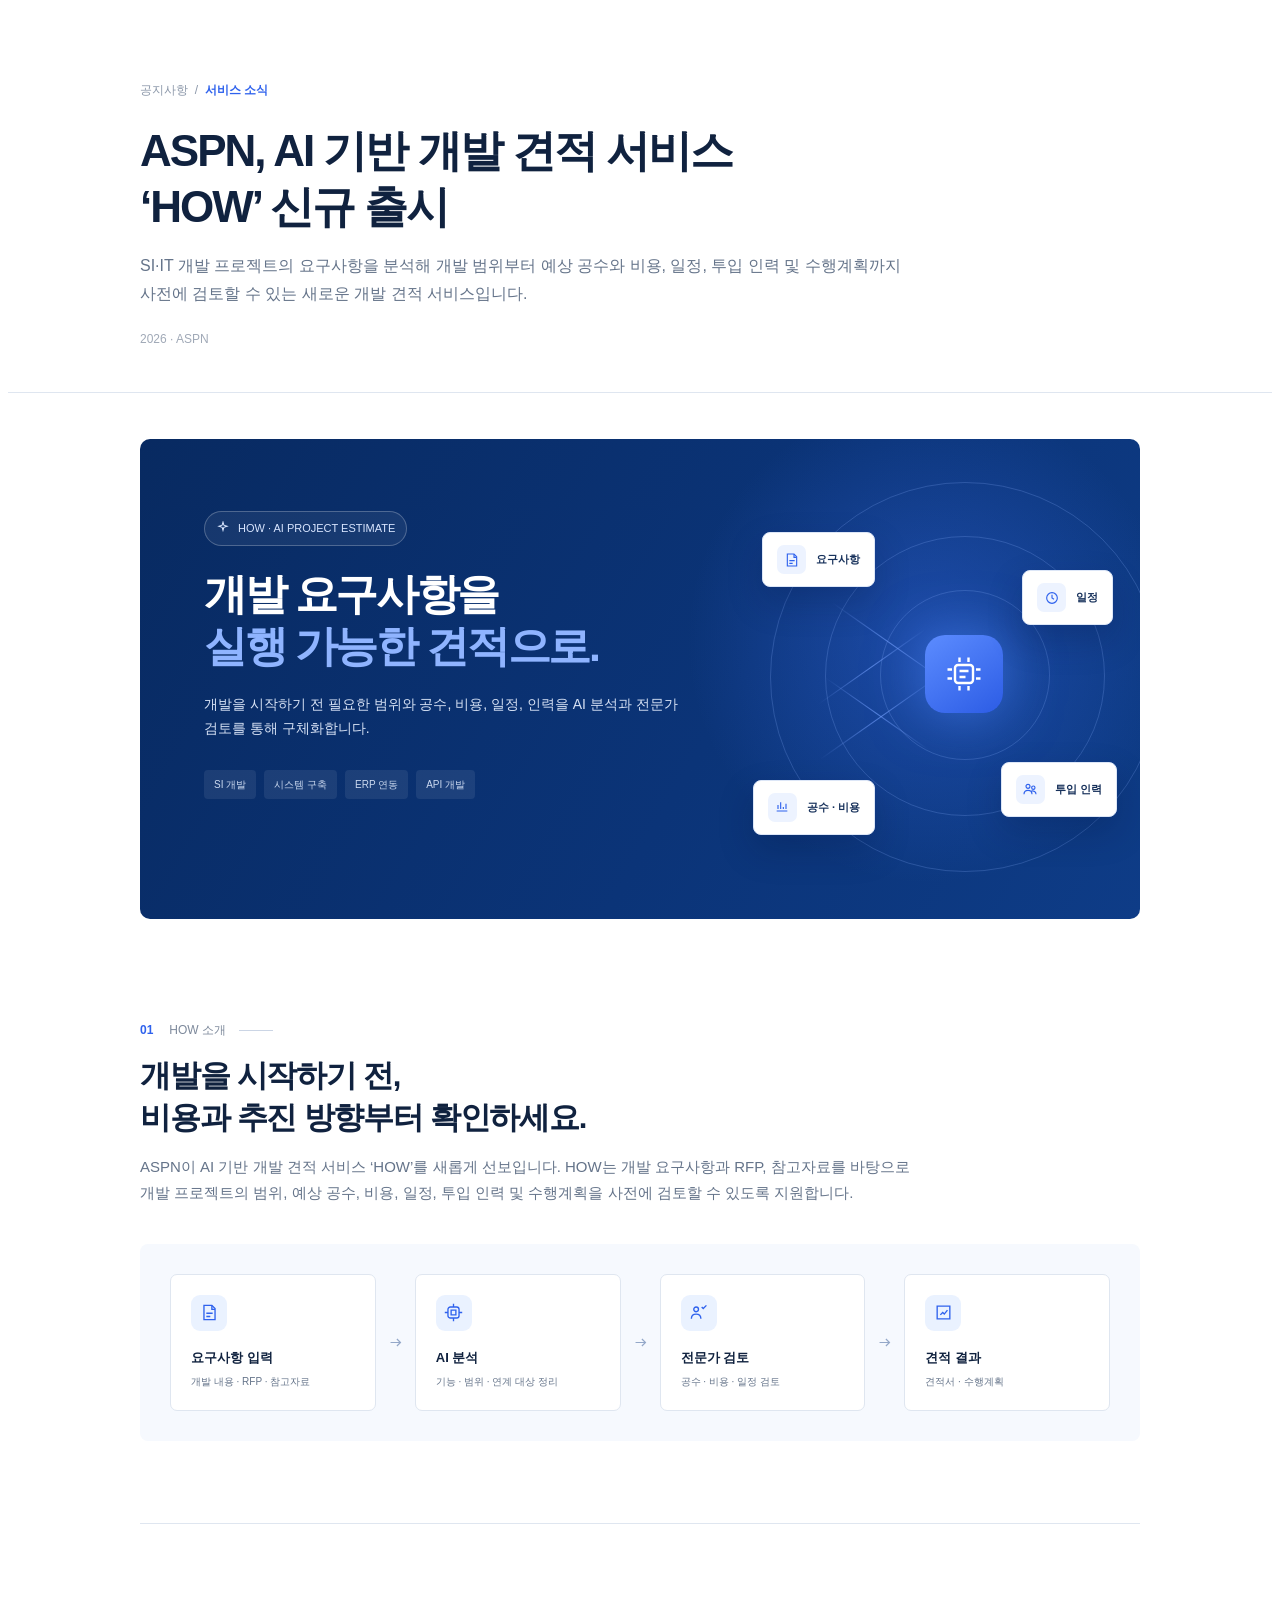
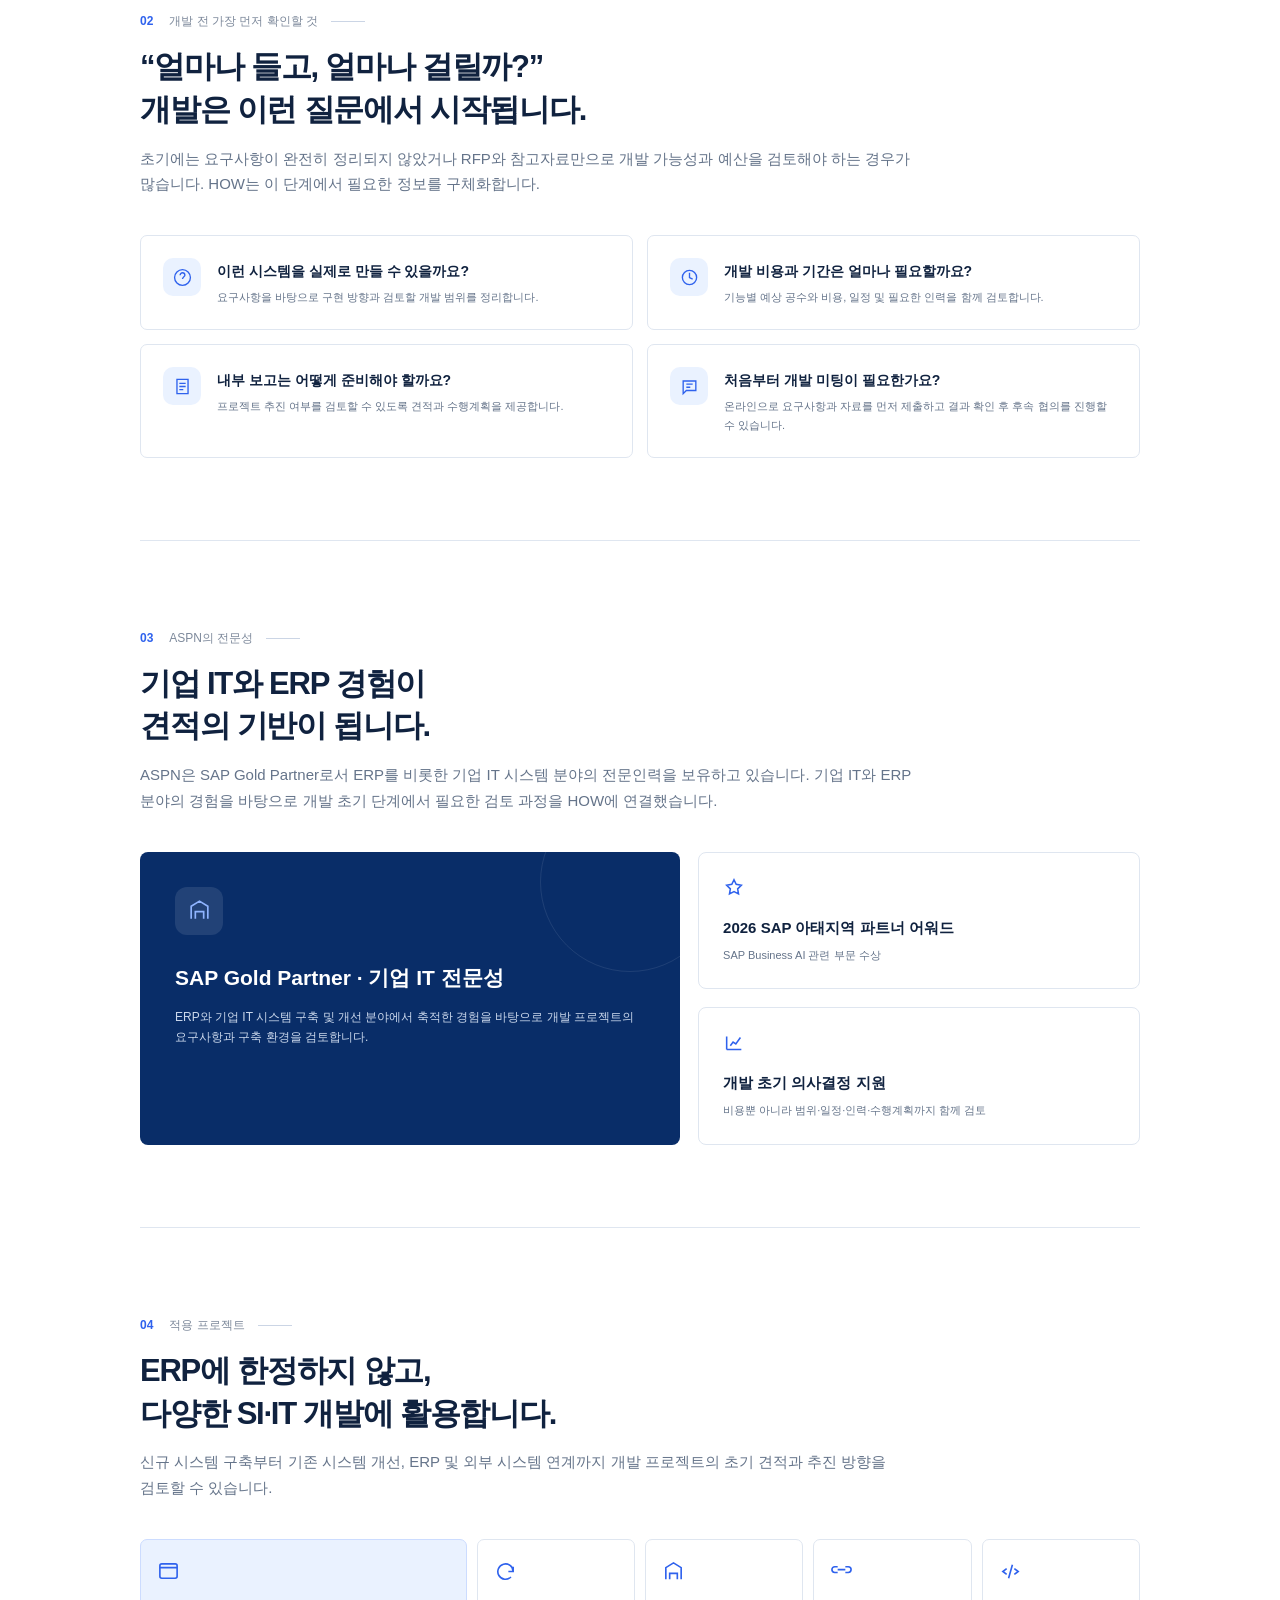
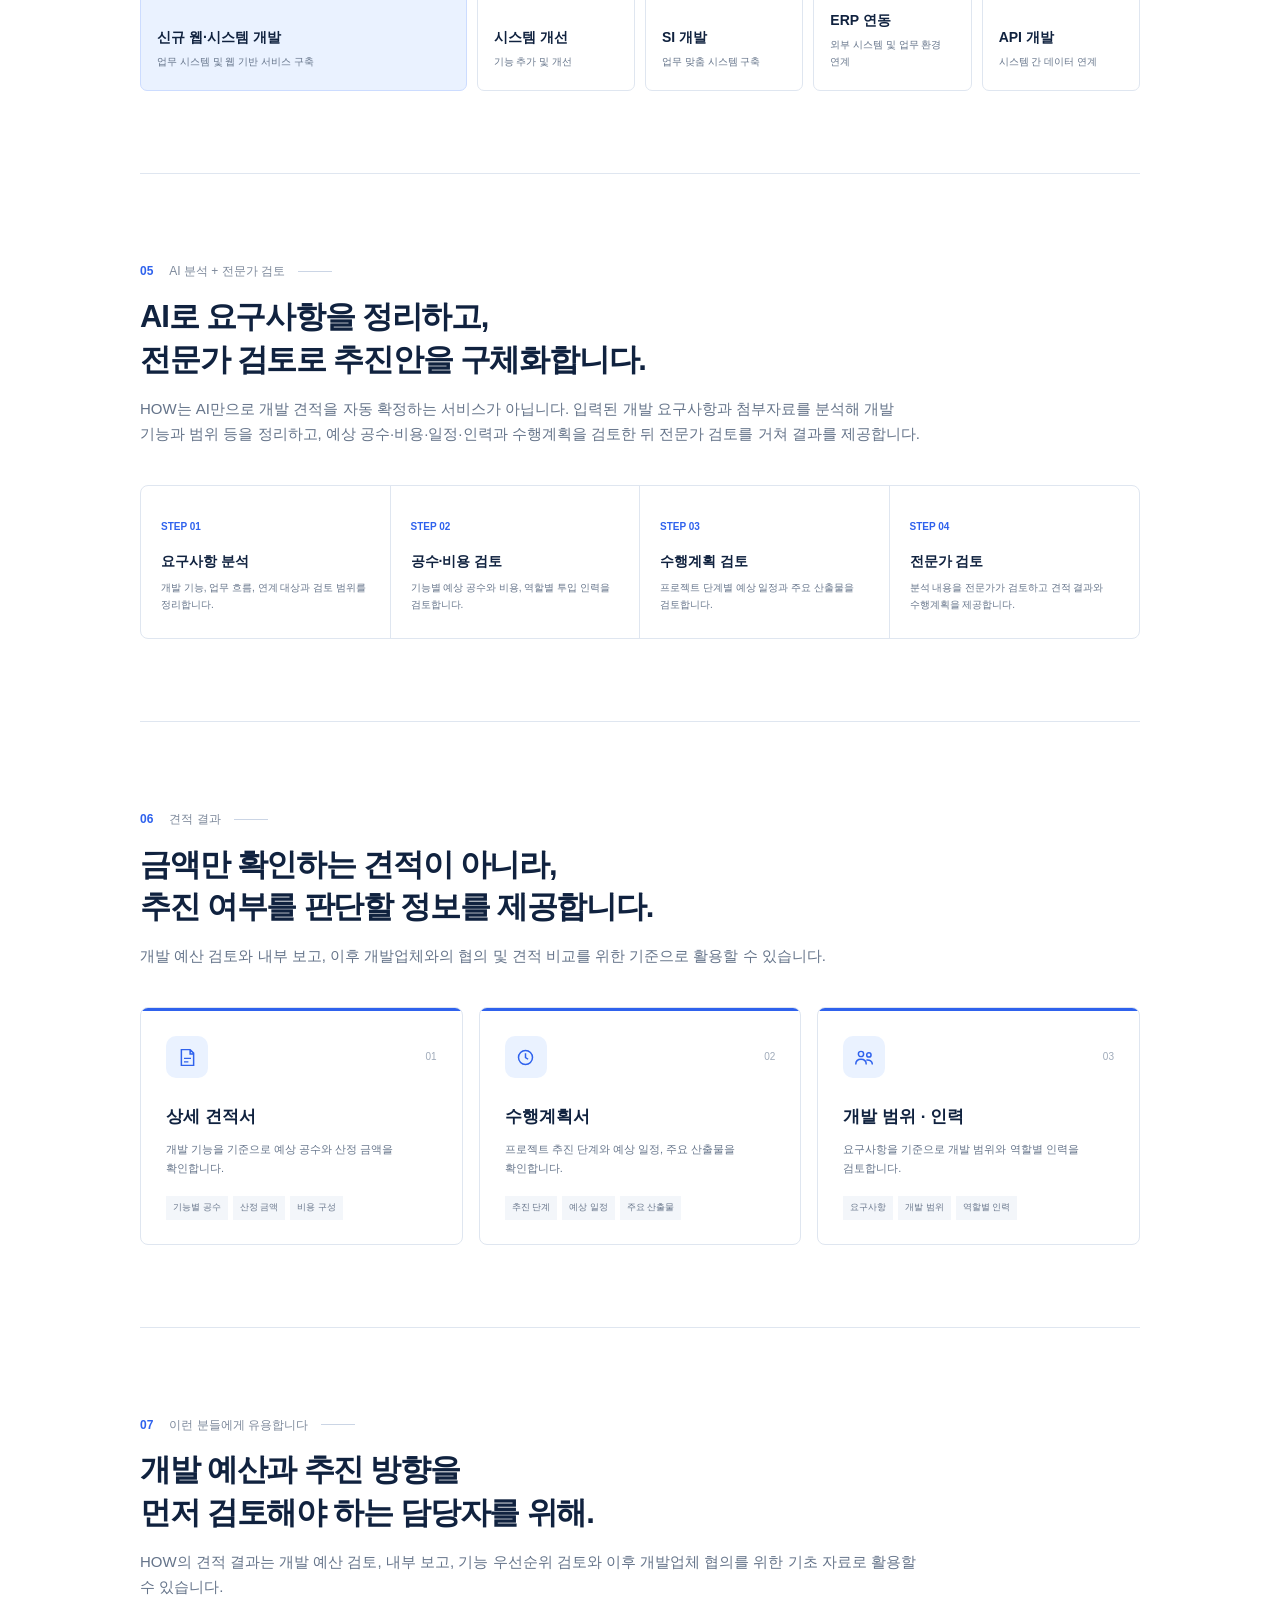
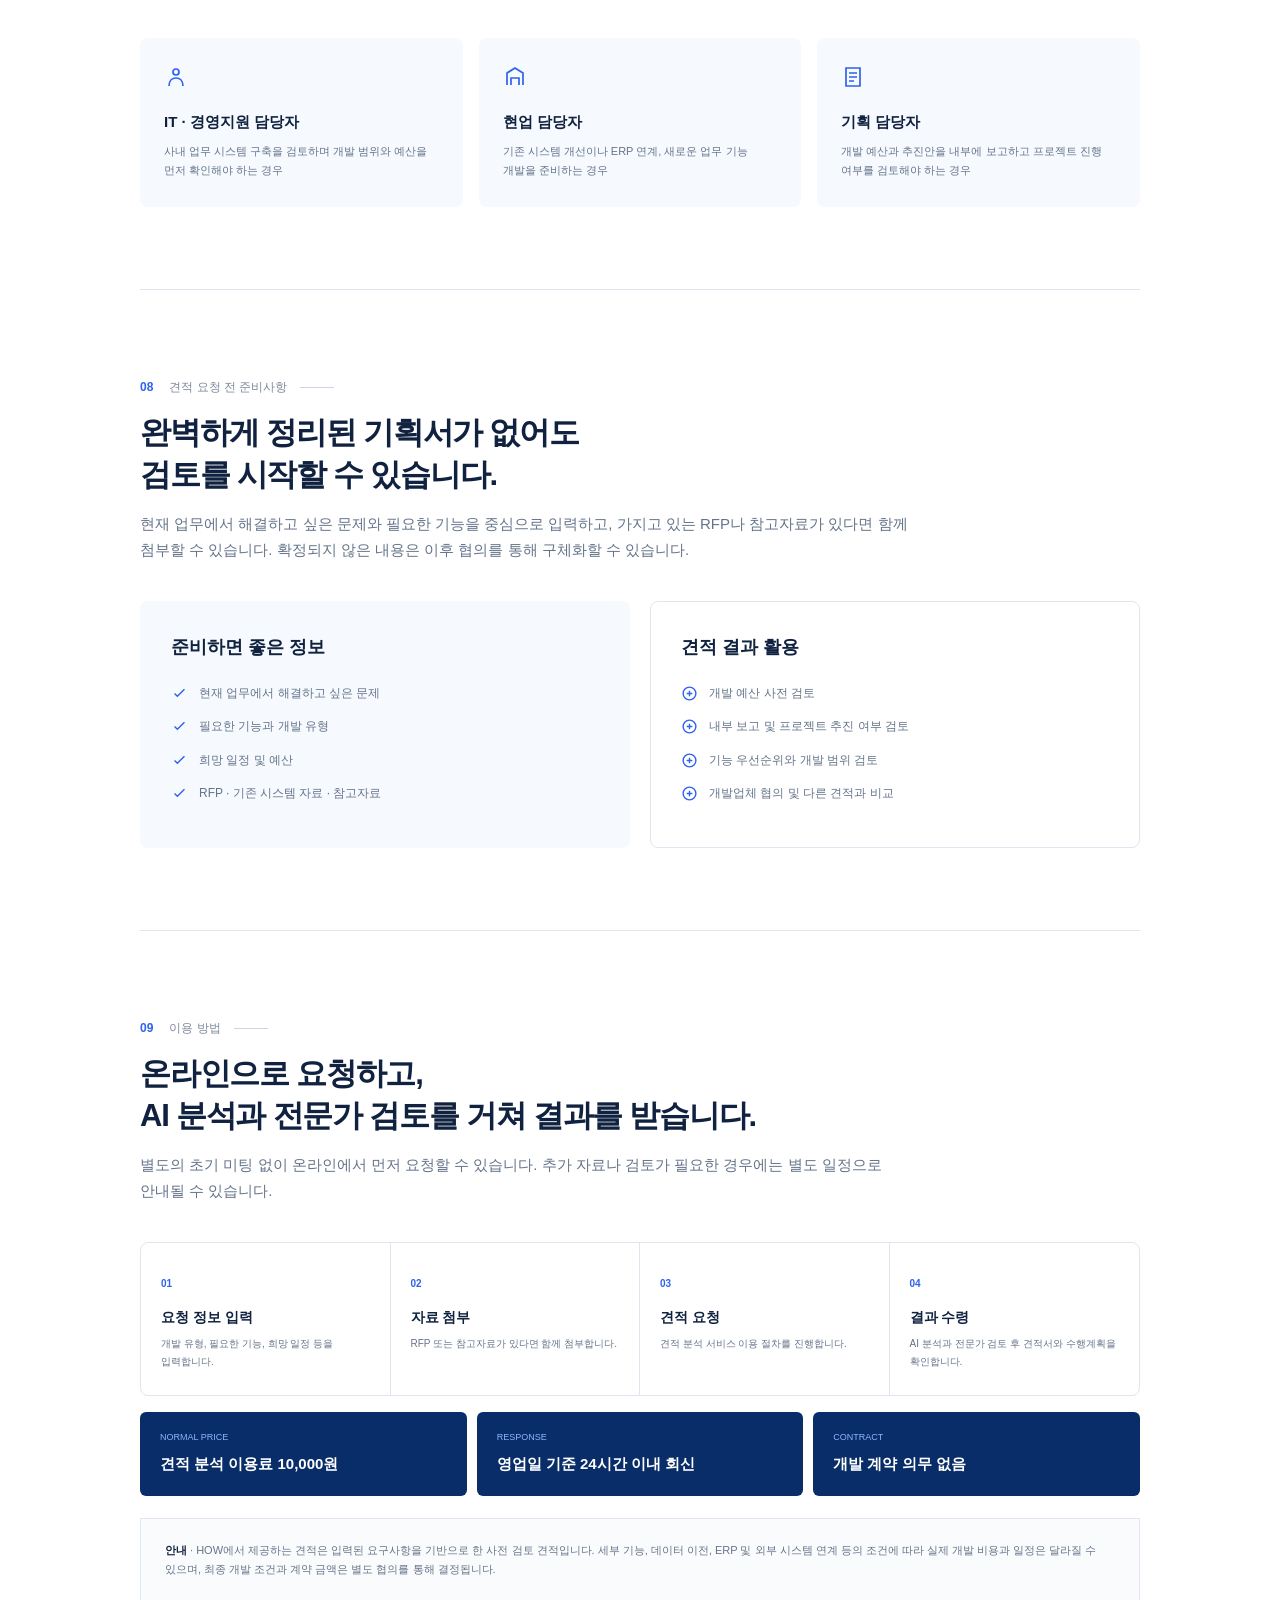
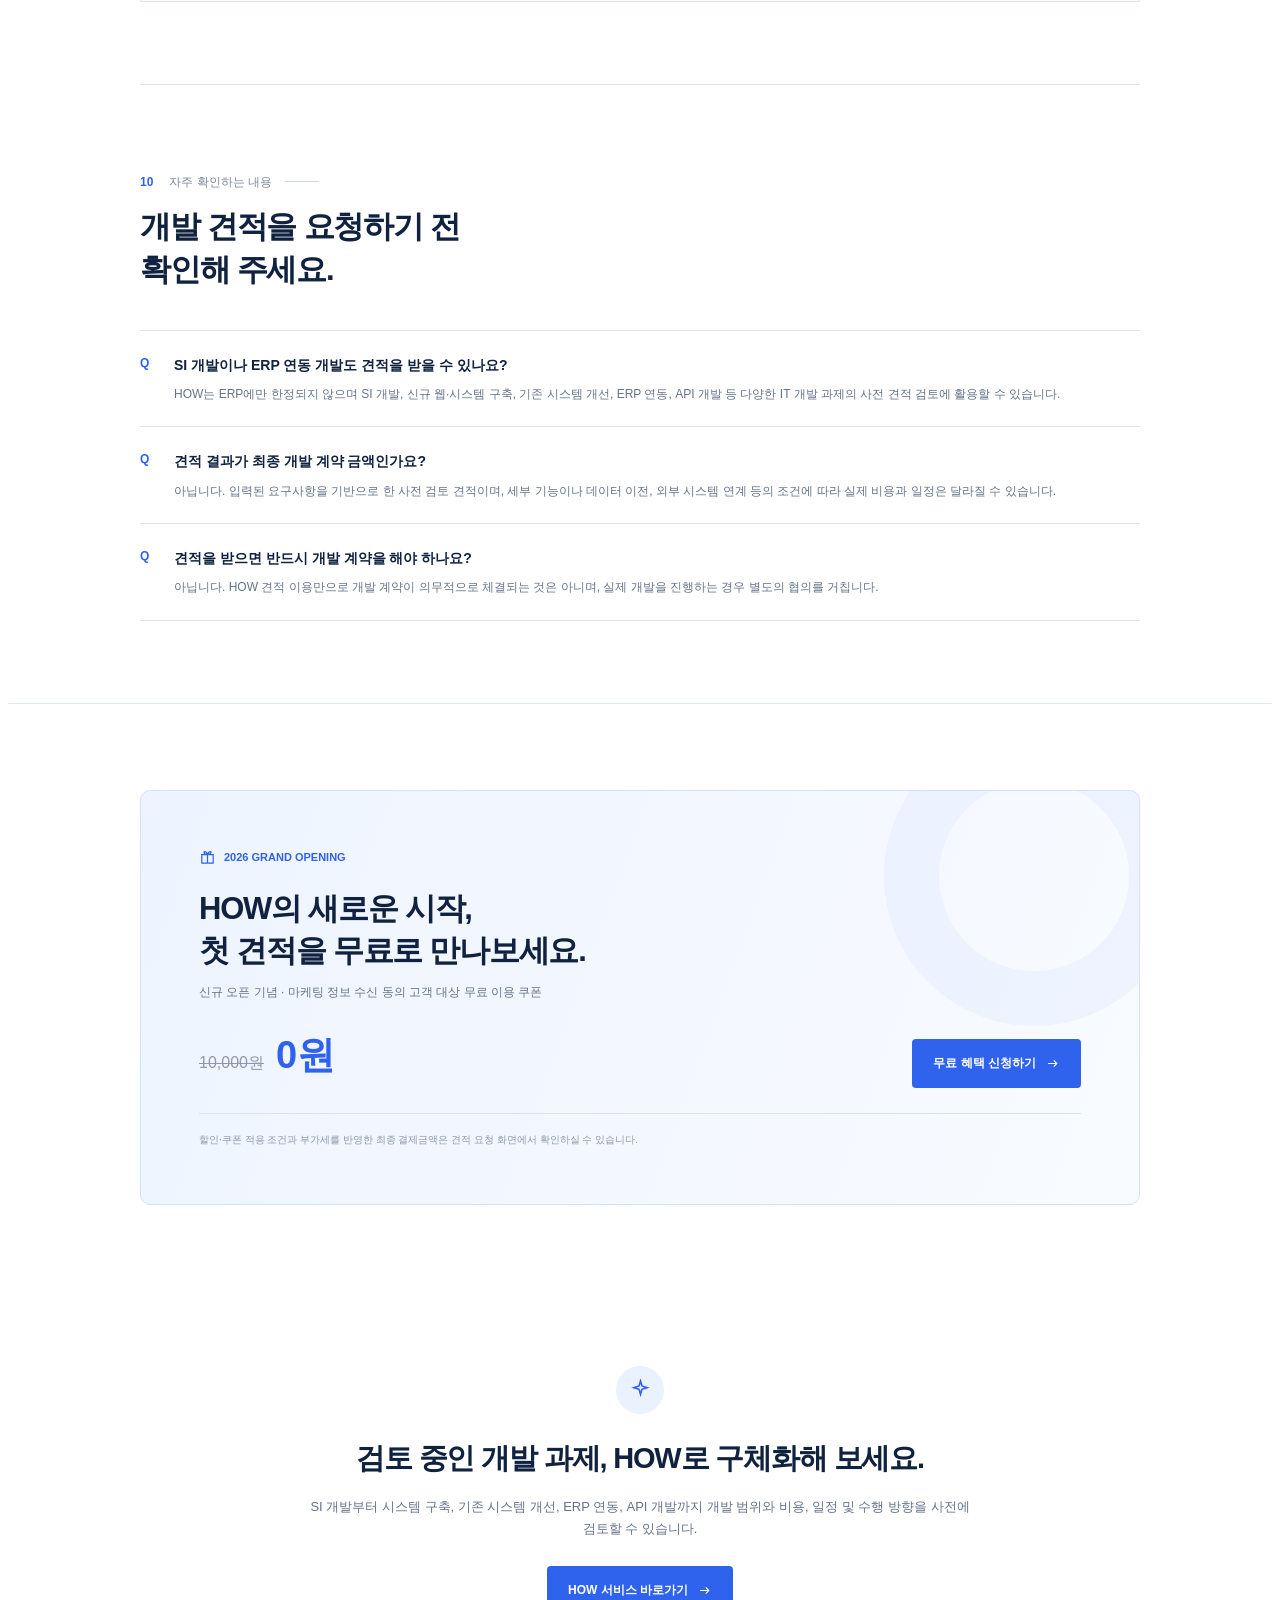
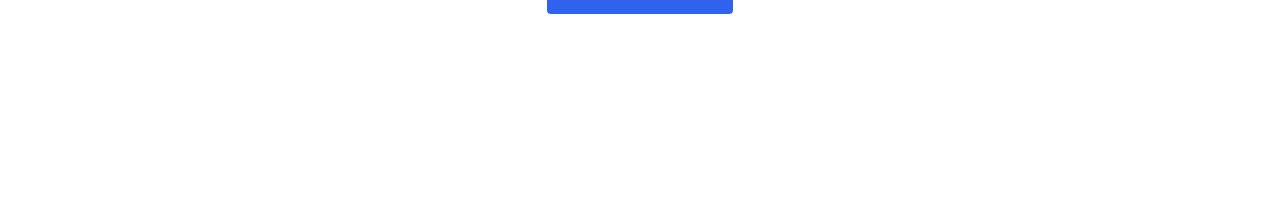
<file: event/solution/index.html>
<!DOCTYPE html>

<html lang="ko">
<head>
<meta charset="utf-8"/>
<meta content="width=device-width,initial-scale=1" name="viewport"/>
<title>ASPN, AI 기반 개발 견적 서비스 ‘HOW’ 신규 출시</title>
<meta content="ASPN의 AI 기반 개발 견적 서비스 HOW. SI·IT 개발 요구사항을 바탕으로 개발 범위, 공수, 비용, 일정, 인력 및 수행계획을 사전에 검토합니다." name="description"/>
<link href="./css/style.css" rel="stylesheet"/>
<script defer="" src="./js/script.js"></script></head>
<body>
<main><article aria-label="ASPN HOW AI 기반 개발 견적 서비스 안내" class="event_solution" itemscope="" itemtype="https://schema.org/Article">
<header class="es-article-head">
<div class="es-wrap">
<div class="es-breadcrumb">공지사항  /  <b>서비스 소식</b></div>
<h1 itemprop="headline">ASPN, AI 기반 개발 견적 서비스<br/>‘HOW’ 신규 출시</h1>
<p itemprop="description">SI·IT 개발 프로젝트의 요구사항을 분석해 개발 범위부터 예상 공수와 비용, 일정, 투입 인력 및 수행계획까지 사전에 검토할 수 있는 새로운 개발 견적 서비스입니다.</p>
<div class="es-article-date">2026 · ASPN</div>
</div>
</header>
<section aria-labelledby="es-how-section-1" class="es-hero">
<div class="es-wrap">
<div class="es-hero-panel">
<div class="es-hero-copy">
<div class="es-hero-chip">
<svg aria-hidden="true" fill="none" focusable="false" stroke="currentColor" stroke-width="1.8" viewbox="0 0 24 24"><path d="M12 2l1.5 5.2L19 9l-5.5 1.8L12 16l-1.5-5.2L5 9l5.5-1.8L12 2z"></path></svg>
     HOW · AI PROJECT ESTIMATE
    </div>
<h2 id="es-how-section-1">개발 요구사항을<br/><em>실행 가능한 견적으로.</em></h2>
<p>개발을 시작하기 전 필요한 범위와 공수, 비용, 일정, 인력을 AI 분석과 전문가 검토를 통해 구체화합니다.</p>
<div class="es-hero-keywords"><span>SI 개발</span><span>시스템 구축</span><span>ERP 연동</span><span>API 개발</span></div>
</div>
<div aria-hidden="true" class="es-hero-graphic">
<div class="es-orbit es-o1"></div><div class="es-orbit es-o2"></div><div class="es-orbit es-o3"></div>
<div class="es-connector es-c1"></div><div class="es-connector es-c2"></div><div class="es-connector es-c3"></div><div class="es-connector es-c4"></div>
<div class="es-core">
<svg aria-hidden="true" fill="none" focusable="false" stroke="currentColor" stroke-width="1.6" viewbox="0 0 24 24"><rect height="12" rx="2" width="12" x="6" y="6"></rect><path d="M9 1v3M15 1v3M9 20v3M15 20v3M1 9h3M1 15h3M20 9h3M20 15h3M9 10h6M9 14h4"></path></svg>
</div>
<div class="es-node es-n1"><span class="es-ico"><svg aria-hidden="true" fill="none" focusable="false" stroke="currentColor" stroke-width="1.7" viewbox="0 0 24 24"><path d="M5 3h10l4 4v14H5z"></path><path d="M15 3v5h4M8 13h8M8 17h5"></path></svg></span>요구사항</div>
<div class="es-node es-n2"><span class="es-ico"><svg aria-hidden="true" fill="none" focusable="false" stroke="currentColor" stroke-width="1.7" viewbox="0 0 24 24"><circle cx="12" cy="12" r="8"></circle><path d="M12 7v5l3 2"></path></svg></span>일정</div>
<div class="es-node es-n3"><span class="es-ico"><svg aria-hidden="true" fill="none" focusable="false" stroke="currentColor" stroke-width="1.7" viewbox="0 0 24 24"><path d="M4 18h16M6 15V9M10 15V5M14 15v-3M18 15V7"></path></svg></span>공수 · 비용</div>
<div class="es-node es-n4"><span class="es-ico"><svg aria-hidden="true" fill="none" focusable="false" stroke="currentColor" stroke-width="1.7" viewbox="0 0 24 24"><circle cx="9" cy="8" r="3"></circle><circle cx="17" cy="10" r="2.5"></circle><path d="M3 20c0-4 2.5-6 6-6s6 2 6 6M14 15c3.7-.6 7 1 7 5"></path></svg></span>투입 인력</div>
</div>
</div>
</div>
</section>
<div class="es-content">
<div class="es-wrap">
<section aria-labelledby="es-how-section-2" class="es-section">
<div class="es-section-heading">
<div class="es-section-index"><b>01</b> HOW 소개</div>
<div>
<h2 id="es-how-section-2">개발을 시작하기 전,<br/>비용과 추진 방향부터 확인하세요.</h2>
<p class="es-section-lead">ASPN이 AI 기반 개발 견적 서비스 ‘HOW’를 새롭게 선보입니다. HOW는 개발 요구사항과 RFP, 참고자료를 바탕으로 개발 프로젝트의 범위, 예상 공수, 비용, 일정, 투입 인력 및 수행계획을 사전에 검토할 수 있도록 지원합니다.</p>
</div>
</div>
<div class="es-definition">
<div class="es-flow"><span class="es-flow-icon"><svg aria-hidden="true" fill="none" focusable="false" stroke="currentColor" stroke-width="1.7" viewbox="0 0 24 24"><path d="M5 3h10l4 4v14H5z"></path><path d="M15 3v5h4M8 13h8M8 17h5"></path></svg></span><strong>요구사항 입력</strong><small>개발 내용 · RFP · 참고자료</small></div>
<span class="es-arrow"><svg aria-hidden="true" fill="none" focusable="false" stroke="currentColor" stroke-width="1.7" viewbox="0 0 24 24"><path d="M5 12h14M14 7l5 5-5 5"></path></svg></span>
<div class="es-flow"><span class="es-flow-icon"><svg aria-hidden="true" fill="none" focusable="false" stroke="currentColor" stroke-width="1.7" viewbox="0 0 24 24"><rect height="14" rx="3" width="14" x="5" y="5"></rect><path d="M9 9h6v6H9zM12 1v4M12 19v4M1 12h4M19 12h4"></path></svg></span><strong>AI 분석</strong><small>기능 · 범위 · 연계 대상 정리</small></div>
<span class="es-arrow"><svg aria-hidden="true" fill="none" focusable="false" stroke="currentColor" stroke-width="1.7" viewbox="0 0 24 24"><path d="M5 12h14M14 7l5 5-5 5"></path></svg></span>
<div class="es-flow"><span class="es-flow-icon"><svg aria-hidden="true" fill="none" focusable="false" stroke="currentColor" stroke-width="1.7" viewbox="0 0 24 24"><circle cx="9" cy="8" r="3"></circle><path d="M3 20c0-4 2.5-6 6-6s6 2 6 6M16 5l2 2 4-4"></path></svg></span><strong>전문가 검토</strong><small>공수 · 비용 · 일정 검토</small></div>
<span class="es-arrow"><svg aria-hidden="true" fill="none" focusable="false" stroke="currentColor" stroke-width="1.7" viewbox="0 0 24 24"><path d="M5 12h14M14 7l5 5-5 5"></path></svg></span>
<div class="es-flow"><span class="es-flow-icon"><svg aria-hidden="true" fill="none" focusable="false" stroke="currentColor" stroke-width="1.7" viewbox="0 0 24 24"><path d="M4 4h16v16H4zM8 15l3-3 2 2 4-5"></path></svg></span><strong>견적 결과</strong><small>견적서 · 수행계획</small></div>
</div>
</section>
<section aria-labelledby="es-how-section-3" class="es-section">
<div class="es-section-heading">
<div class="es-section-index"><b>02</b> 개발 전 가장 먼저 확인할 것</div>
<div>
<h2 id="es-how-section-3">“얼마나 들고, 얼마나 걸릴까?”<br/>개발은 이런 질문에서 시작됩니다.</h2>
<p class="es-section-lead">초기에는 요구사항이 완전히 정리되지 않았거나 RFP와 참고자료만으로 개발 가능성과 예산을 검토해야 하는 경우가 많습니다. HOW는 이 단계에서 필요한 정보를 구체화합니다.</p>
</div>
</div>
<div class="es-question-grid">
<div class="es-question"><span class="es-question-icon"><svg aria-hidden="true" fill="none" focusable="false" stroke="currentColor" stroke-width="1.7" viewbox="0 0 24 24"><path d="M9 9a3 3 0 116 0c0 2-3 2-3 5M12 18h.01"></path><circle cx="12" cy="12" r="10"></circle></svg></span><div><strong>이런 시스템을 실제로 만들 수 있을까요?</strong><p>요구사항을 바탕으로 구현 방향과 검토할 개발 범위를 정리합니다.</p></div></div>
<div class="es-question"><span class="es-question-icon"><svg aria-hidden="true" fill="none" focusable="false" stroke="currentColor" stroke-width="1.7" viewbox="0 0 24 24"><circle cx="12" cy="12" r="9"></circle><path d="M12 6v6l4 2"></path></svg></span><div><strong>개발 비용과 기간은 얼마나 필요할까요?</strong><p>기능별 예상 공수와 비용, 일정 및 필요한 인력을 함께 검토합니다.</p></div></div>
<div class="es-question"><span class="es-question-icon"><svg aria-hidden="true" fill="none" focusable="false" stroke="currentColor" stroke-width="1.7" viewbox="0 0 24 24"><path d="M5 3h14v18H5zM8 8h8M8 12h8M8 16h5"></path></svg></span><div><strong>내부 보고는 어떻게 준비해야 할까요?</strong><p>프로젝트 추진 여부를 검토할 수 있도록 견적과 수행계획을 제공합니다.</p></div></div>
<div class="es-question"><span class="es-question-icon"><svg aria-hidden="true" fill="none" focusable="false" stroke="currentColor" stroke-width="1.7" viewbox="0 0 24 24"><path d="M4 5h16v12H8l-4 4zM8 9h8M8 13h5"></path></svg></span><div><strong>처음부터 개발 미팅이 필요한가요?</strong><p>온라인으로 요구사항과 자료를 먼저 제출하고 결과 확인 후 후속 협의를 진행할 수 있습니다.</p></div></div>
</div>
</section>
<section aria-labelledby="es-how-section-4" class="es-section">
<div class="es-section-heading">
<div class="es-section-index"><b>03</b> ASPN의 전문성</div>
<div>
<h2 id="es-how-section-4">기업 IT와 ERP 경험이<br/>견적의 기반이 됩니다.</h2>
<p class="es-section-lead">ASPN은 SAP Gold Partner로서 ERP를 비롯한 기업 IT 시스템 분야의 전문인력을 보유하고 있습니다. 기업 IT와 ERP 분야의 경험을 바탕으로 개발 초기 단계에서 필요한 검토 과정을 HOW에 연결했습니다.</p>
</div>
</div>
<div class="es-aspn-feature">
<div class="es-aspn-main">
<span class="es-icon-big"><svg aria-hidden="true" fill="none" focusable="false" stroke="currentColor" stroke-width="1.6" viewbox="0 0 24 24"><path d="M4 20V8l8-5 8 5v12M8 20v-7h8v7M9 9h.01M15 9h.01"></path></svg></span>
<h3>SAP Gold Partner · 기업 IT 전문성</h3>
<p>ERP와 기업 IT 시스템 구축 및 개선 분야에서 축적한 경험을 바탕으로 개발 프로젝트의 요구사항과 구축 환경을 검토합니다.</p>
</div>
<div class="es-aspn-side">
<div class="es-mini-feature"><svg aria-hidden="true" fill="none" focusable="false" stroke="currentColor" stroke-width="1.7" viewbox="0 0 24 24"><path d="M12 3l2.4 4.9L20 9l-4 3.9.9 5.6L12 16l-4.9 2.5.9-5.6L4 9l5.6-1.1z"></path></svg><strong>2026 SAP 아태지역 파트너 어워드</strong><p>SAP Business AI 관련 부문 수상</p></div>
<div class="es-mini-feature"><svg aria-hidden="true" fill="none" focusable="false" stroke="currentColor" stroke-width="1.7" viewbox="0 0 24 24"><path d="M4 19V5M4 19h16M8 15l3-4 3 2 5-7"></path></svg><strong>개발 초기 의사결정 지원</strong><p>비용뿐 아니라 범위·일정·인력·수행계획까지 함께 검토</p></div>
</div>
</div>
</section>
<section aria-labelledby="es-how-section-5" class="es-section">
<div class="es-section-heading">
<div class="es-section-index"><b>04</b> 적용 프로젝트</div>
<div>
<h2 id="es-how-section-5">ERP에 한정하지 않고,<br/>다양한 SI·IT 개발에 활용합니다.</h2>
<p class="es-section-lead">신규 시스템 구축부터 기존 시스템 개선, ERP 및 외부 시스템 연계까지 개발 프로젝트의 초기 견적과 추진 방향을 검토할 수 있습니다.</p>
</div>
</div>
<div class="es-scope-map">
<div class="es-scope-card es-primary"><svg aria-hidden="true" fill="none" focusable="false" stroke="currentColor" stroke-width="1.7" viewbox="0 0 24 24"><rect height="15" rx="2" width="18" x="3" y="4"></rect><path d="M3 8h18M7 6h.01"></path></svg><div><strong>신규 웹·시스템 개발</strong><small>업무 시스템 및 웹 기반 서비스 구축</small></div></div>
<div class="es-scope-card"><svg aria-hidden="true" fill="none" focusable="false" stroke="currentColor" stroke-width="1.7" viewbox="0 0 24 24"><path d="M20 12a8 8 0 10-2.3 5.7M20 7v5h-5"></path></svg><div><strong>시스템 개선</strong><small>기능 추가 및 개선</small></div></div>
<div class="es-scope-card"><svg aria-hidden="true" fill="none" focusable="false" stroke="currentColor" stroke-width="1.7" viewbox="0 0 24 24"><path d="M4 20V8l8-5 8 5v12M8 20v-6h8v6"></path></svg><div><strong>SI 개발</strong><small>업무 맞춤 시스템 구축</small></div></div>
<div class="es-scope-card"><svg aria-hidden="true" fill="none" focusable="false" stroke="currentColor" stroke-width="1.7" viewbox="0 0 24 24"><path d="M8 7H5a3 3 0 000 6h3M16 7h3a3 3 0 010 6h-3M8 10h8"></path></svg><div><strong>ERP 연동</strong><small>외부 시스템 및 업무 환경 연계</small></div></div>
<div class="es-scope-card"><svg aria-hidden="true" fill="none" focusable="false" stroke="currentColor" stroke-width="1.7" viewbox="0 0 24 24"><path d="M8 9l-4 3 4 3M16 9l4 3-4 3M14 5l-4 14"></path></svg><div><strong>API 개발</strong><small>시스템 간 데이터 연계</small></div></div>
</div>
</section>
<section aria-labelledby="es-how-section-6" class="es-section">
<div class="es-section-heading">
<div class="es-section-index"><b>05</b> AI 분석 + 전문가 검토</div>
<div>
<h2 id="es-how-section-6">AI로 요구사항을 정리하고,<br/>전문가 검토로 추진안을 구체화합니다.</h2>
<p class="es-section-lead">HOW는 AI만으로 개발 견적을 자동 확정하는 서비스가 아닙니다. 입력된 개발 요구사항과 첨부자료를 분석해 개발 기능과 범위 등을 정리하고, 예상 공수·비용·일정·인력과 수행계획을 검토한 뒤 전문가 검토를 거쳐 결과를 제공합니다.</p>
</div>
</div>
<div class="es-request-line">
<div class="es-request-step"><span class="es-num">STEP 01</span><strong>요구사항 분석</strong><p>개발 기능, 업무 흐름, 연계 대상과 검토 범위를 정리합니다.</p></div>
<div class="es-request-step"><span class="es-num">STEP 02</span><strong>공수·비용 검토</strong><p>기능별 예상 공수와 비용, 역할별 투입 인력을 검토합니다.</p></div>
<div class="es-request-step"><span class="es-num">STEP 03</span><strong>수행계획 검토</strong><p>프로젝트 단계별 예상 일정과 주요 산출물을 검토합니다.</p></div>
<div class="es-request-step"><span class="es-num">STEP 04</span><strong>전문가 검토</strong><p>분석 내용을 전문가가 검토하고 견적 결과와 수행계획을 제공합니다.</p></div>
</div>
</section>
<section aria-labelledby="es-how-section-7" class="es-section">
<div class="es-section-heading">
<div class="es-section-index"><b>06</b> 견적 결과</div>
<div>
<h2 id="es-how-section-7">금액만 확인하는 견적이 아니라,<br/>추진 여부를 판단할 정보를 제공합니다.</h2>
<p class="es-section-lead">개발 예산 검토와 내부 보고, 이후 개발업체와의 협의 및 견적 비교를 위한 기준으로 활용할 수 있습니다.</p>
</div>
</div>
<div class="es-result-board">
<div class="es-result"><div class="es-result-top"><span class="es-result-icon"><svg aria-hidden="true" fill="none" focusable="false" stroke="currentColor" stroke-width="1.7" viewbox="0 0 24 24"><path d="M5 3h10l4 4v14H5zM15 3v5h4M8 13h8M8 17h5"></path></svg></span><span class="es-result-no">01</span></div><h3>상세 견적서</h3><p>개발 기능을 기준으로 예상 공수와 산정 금액을 확인합니다.</p><div class="es-tags"><span>기능별 공수</span><span>산정 금액</span><span>비용 구성</span></div></div>
<div class="es-result"><div class="es-result-top"><span class="es-result-icon"><svg aria-hidden="true" fill="none" focusable="false" stroke="currentColor" stroke-width="1.7" viewbox="0 0 24 24"><circle cx="12" cy="12" r="8"></circle><path d="M12 7v5l3 2"></path></svg></span><span class="es-result-no">02</span></div><h3>수행계획서</h3><p>프로젝트 추진 단계와 예상 일정, 주요 산출물을 확인합니다.</p><div class="es-tags"><span>추진 단계</span><span>예상 일정</span><span>주요 산출물</span></div></div>
<div class="es-result"><div class="es-result-top"><span class="es-result-icon"><svg aria-hidden="true" fill="none" focusable="false" stroke="currentColor" stroke-width="1.7" viewbox="0 0 24 24"><circle cx="8" cy="8" r="3"></circle><circle cx="17" cy="9" r="2.5"></circle><path d="M2 20c0-4 2.5-6 6-6s6 2 6 6M14 15c4-.5 7 1.2 7 5"></path></svg></span><span class="es-result-no">03</span></div><h3>개발 범위 · 인력</h3><p>요구사항을 기준으로 개발 범위와 역할별 인력을 검토합니다.</p><div class="es-tags"><span>요구사항</span><span>개발 범위</span><span>역할별 인력</span></div></div>
</div>
</section>
<section aria-labelledby="es-how-section-8" class="es-section">
<div class="es-section-heading">
<div class="es-section-index"><b>07</b> 이런 분들에게 유용합니다</div>
<div>
<h2 id="es-how-section-8">개발 예산과 추진 방향을<br/>먼저 검토해야 하는 담당자를 위해.</h2>
<p class="es-section-lead">HOW의 견적 결과는 개발 예산 검토, 내부 보고, 기능 우선순위 검토와 이후 개발업체 협의를 위한 기초 자료로 활용할 수 있습니다.</p>
</div>
</div>
<div class="es-people">
<div class="es-person"><svg aria-hidden="true" fill="none" focusable="false" stroke="currentColor" stroke-width="1.7" viewbox="0 0 24 24"><circle cx="12" cy="7" r="3"></circle><path d="M5 21c0-5 3-8 7-8s7 3 7 8"></path></svg><strong>IT · 경영지원 담당자</strong><p>사내 업무 시스템 구축을 검토하며 개발 범위와 예산을 먼저 확인해야 하는 경우</p></div>
<div class="es-person"><svg aria-hidden="true" fill="none" focusable="false" stroke="currentColor" stroke-width="1.7" viewbox="0 0 24 24"><path d="M4 20V8l8-5 8 5v12M8 20v-7h8v7"></path></svg><strong>현업 담당자</strong><p>기존 시스템 개선이나 ERP 연계, 새로운 업무 기능 개발을 준비하는 경우</p></div>
<div class="es-person"><svg aria-hidden="true" fill="none" focusable="false" stroke="currentColor" stroke-width="1.7" viewbox="0 0 24 24"><path d="M5 3h14v18H5zM8 8h8M8 12h8M8 16h5"></path></svg><strong>기획 담당자</strong><p>개발 예산과 추진안을 내부에 보고하고 프로젝트 진행 여부를 검토해야 하는 경우</p></div>
</div>
</section>
<section aria-labelledby="es-how-section-9" class="es-section">
<div class="es-section-heading">
<div class="es-section-index"><b>08</b> 견적 요청 전 준비사항</div>
<div>
<h2 id="es-how-section-9">완벽하게 정리된 기획서가 없어도<br/>검토를 시작할 수 있습니다.</h2>
<p class="es-section-lead">현재 업무에서 해결하고 싶은 문제와 필요한 기능을 중심으로 입력하고, 가지고 있는 RFP나 참고자료가 있다면 함께 첨부할 수 있습니다. 확정되지 않은 내용은 이후 협의를 통해 구체화할 수 있습니다.</p>
</div>
</div>
<div class="es-use-layout">
<div class="es-use-panel es-soft">
<h3>준비하면 좋은 정보</h3>
<div class="es-check"><svg aria-hidden="true" fill="none" focusable="false" stroke="currentColor" stroke-width="2" viewbox="0 0 24 24"><path d="M5 12l4 4L19 6"></path></svg>현재 업무에서 해결하고 싶은 문제</div>
<div class="es-check"><svg aria-hidden="true" fill="none" focusable="false" stroke="currentColor" stroke-width="2" viewbox="0 0 24 24"><path d="M5 12l4 4L19 6"></path></svg>필요한 기능과 개발 유형</div>
<div class="es-check"><svg aria-hidden="true" fill="none" focusable="false" stroke="currentColor" stroke-width="2" viewbox="0 0 24 24"><path d="M5 12l4 4L19 6"></path></svg>희망 일정 및 예산</div>
<div class="es-check"><svg aria-hidden="true" fill="none" focusable="false" stroke="currentColor" stroke-width="2" viewbox="0 0 24 24"><path d="M5 12l4 4L19 6"></path></svg>RFP · 기존 시스템 자료 · 참고자료</div>
</div>
<div class="es-use-panel">
<h3>견적 결과 활용</h3>
<div class="es-check"><svg aria-hidden="true" fill="none" focusable="false" stroke="currentColor" stroke-width="2" viewbox="0 0 24 24"><circle cx="12" cy="12" r="9"></circle><path d="M8 12h8M12 8v8"></path></svg>개발 예산 사전 검토</div>
<div class="es-check"><svg aria-hidden="true" fill="none" focusable="false" stroke="currentColor" stroke-width="2" viewbox="0 0 24 24"><circle cx="12" cy="12" r="9"></circle><path d="M8 12h8M12 8v8"></path></svg>내부 보고 및 프로젝트 추진 여부 검토</div>
<div class="es-check"><svg aria-hidden="true" fill="none" focusable="false" stroke="currentColor" stroke-width="2" viewbox="0 0 24 24"><circle cx="12" cy="12" r="9"></circle><path d="M8 12h8M12 8v8"></path></svg>기능 우선순위와 개발 범위 검토</div>
<div class="es-check"><svg aria-hidden="true" fill="none" focusable="false" stroke="currentColor" stroke-width="2" viewbox="0 0 24 24"><circle cx="12" cy="12" r="9"></circle><path d="M8 12h8M12 8v8"></path></svg>개발업체 협의 및 다른 견적과 비교</div>
</div>
</div>
</section>
<section aria-labelledby="es-how-section-10" class="es-section">
<div class="es-section-heading">
<div class="es-section-index"><b>09</b> 이용 방법</div>
<div>
<h2 id="es-how-section-10">온라인으로 요청하고,<br/>AI 분석과 전문가 검토를 거쳐 결과를 받습니다.</h2>
<p class="es-section-lead">별도의 초기 미팅 없이 온라인에서 먼저 요청할 수 있습니다. 추가 자료나 검토가 필요한 경우에는 별도 일정으로 안내될 수 있습니다.</p>
</div>
</div>
<div class="es-request-line">
<div class="es-request-step"><span class="es-num">01</span><strong>요청 정보 입력</strong><p>개발 유형, 필요한 기능, 희망 일정 등을 입력합니다.</p></div>
<div class="es-request-step"><span class="es-num">02</span><strong>자료 첨부</strong><p>RFP 또는 참고자료가 있다면 함께 첨부합니다.</p></div>
<div class="es-request-step"><span class="es-num">03</span><strong>견적 요청</strong><p>견적 분석 서비스 이용 절차를 진행합니다.</p></div>
<div class="es-request-step"><span class="es-num">04</span><strong>결과 수령</strong><p>AI 분석과 전문가 검토 후 견적서와 수행계획을 확인합니다.</p></div>
</div>
<div class="es-service-facts">
<div class="es-fact"><small>NORMAL PRICE</small><strong>견적 분석 이용료 10,000원</strong></div>
<div class="es-fact"><small>RESPONSE</small><strong>영업일 기준 24시간 이내 회신</strong></div>
<div class="es-fact"><small>CONTRACT</small><strong>개발 계약 의무 없음</strong></div>
</div>
<div class="es-disclaimer"><strong>안내</strong> · HOW에서 제공하는 견적은 입력된 요구사항을 기반으로 한 사전 검토 견적입니다. 세부 기능, 데이터 이전, ERP 및 외부 시스템 연계 등의 조건에 따라 실제 개발 비용과 일정은 달라질 수 있으며, 최종 개발 조건과 계약 금액은 별도 협의를 통해 결정됩니다.</div>
</section>
<section aria-labelledby="es-how-section-11" class="es-section">
<div class="es-section-heading">
<div class="es-section-index"><b>10</b> 자주 확인하는 내용</div>
<div>
<h2 id="es-how-section-11">개발 견적을 요청하기 전<br/>확인해 주세요.</h2>
</div>
</div>
<div class="es-faq">
<div class="es-faq-item"><div class="es-faq-q">Q</div><div><h3>SI 개발이나 ERP 연동 개발도 견적을 받을 수 있나요?</h3><p>HOW는 ERP에만 한정되지 않으며 SI 개발, 신규 웹·시스템 구축, 기존 시스템 개선, ERP 연동, API 개발 등 다양한 IT 개발 과제의 사전 견적 검토에 활용할 수 있습니다.</p></div></div>
<div class="es-faq-item"><div class="es-faq-q">Q</div><div><h3>견적 결과가 최종 개발 계약 금액인가요?</h3><p>아닙니다. 입력된 요구사항을 기반으로 한 사전 검토 견적이며, 세부 기능이나 데이터 이전, 외부 시스템 연계 등의 조건에 따라 실제 비용과 일정은 달라질 수 있습니다.</p></div></div>
<div class="es-faq-item"><div class="es-faq-q">Q</div><div><h3>견적을 받으면 반드시 개발 계약을 해야 하나요?</h3><p>아닙니다. HOW 견적 이용만으로 개발 계약이 의무적으로 체결되는 것은 아니며, 실제 개발을 진행하는 경우 별도의 협의를 거칩니다.</p></div></div>
</div>
</section>
</div>
<section aria-labelledby="es-how-section-12" class="es-event-wrap">
<div class="es-wrap">
<div class="es-event">
<div aria-hidden="true" class="es-event-shape"></div>
<div class="es-event-grid">
<div>
<div class="es-event-label"><svg aria-hidden="true" fill="none" focusable="false" stroke="currentColor" stroke-width="1.7" viewbox="0 0 24 24"><path d="M4 8h16v12H4zM12 8v12M3 8h18M7 4c0 2 2 4 5 4-1-4-3-5-5-4zM17 4c0 2-2 4-5 4 1-4 3-5 5-4z"></path></svg>2026 GRAND OPENING</div>
<h2 id="es-how-section-12">HOW의 새로운 시작,<br/>첫 견적을 무료로 만나보세요.</h2>
<p>신규 오픈 기념 · 마케팅 정보 수신 동의 고객 대상 무료 이용 쿠폰</p>
<div class="es-price"><del>10,000원</del><strong>0원</strong></div>
</div>
<a class="es-btn" href="https://how.publicx.net/inquiry">무료 혜택 신청하기
      <svg aria-hidden="true" fill="none" focusable="false" stroke="currentColor" stroke-width="1.7" viewbox="0 0 24 24"><path d="M5 12h14M14 7l5 5-5 5"></path></svg>
</a>
</div>
<div class="es-notice">할인·쿠폰 적용 조건과 부가세를 반영한 최종 결제금액은 견적 요청 화면에서 확인하실 수 있습니다.</div>
</div>
</div>
</section>
<section aria-labelledby="es-how-section-13" class="es-close">
<div class="es-wrap">
<span class="es-close-mark"><svg aria-hidden="true" fill="none" focusable="false" stroke="currentColor" stroke-width="1.7" viewbox="0 0 24 24"><path d="M12 2l1.5 5.2L19 9l-5.5 1.8L12 16l-1.5-5.2L5 9l5.5-1.8L12 2z"></path></svg></span>
<h2 id="es-how-section-13">검토 중인 개발 과제, HOW로 구체화해 보세요.</h2>
<p>SI 개발부터 시스템 구축, 기존 시스템 개선, ERP 연동, API 개발까지 개발 범위와 비용, 일정 및 수행 방향을 사전에 검토할 수 있습니다.</p>
<a class="es-btn" href="https://how.publicx.net">HOW 서비스 바로가기
    <svg aria-hidden="true" fill="none" focusable="false" stroke="currentColor" stroke-width="1.7" viewbox="0 0 24 24"><path d="M5 12h14M14 7l5 5-5 5"></path></svg>
</a>
</div>
</section>
</div>
</article></main>
</body>
</html>
</file>
<file: event/solution/css/style.css>
/* Reusable WordPress component. All selectors and tokens are scoped.
   Override --event-solution-* on .event_solution to customize future pages. */
.event_solution {
  --event-solution-font: "Pretendard", -apple-system, BlinkMacSystemFont, "Segoe UI", "Noto Sans KR", sans-serif;
  display: block;
  width: 100%;
  min-width: 0;
  isolation: isolate;
  text-align: left;
  font-size: 16px;
}
.event_solution *,
.event_solution *::before,
.event_solution *::after { box-sizing: border-box; }
.event_solution :is(h1, h2, h3, p) { padding: 0; font-family: inherit; text-transform: none; }
.event_solution :is(h1, h2, h3) { color: inherit; font-weight: 700; }
.event_solution a { box-shadow: none; }
.event_solution svg { max-width: none; flex-shrink: 0; }
.event_solution {
  --event-solution-navy:#092d68;
  --event-solution-navy2:#0d377a;
  --event-solution-blue:#2f62ed;
  --event-solution-sky:#eaf2ff;
  --event-solution-ice:#f6f9fe;
  --event-solution-ink:#10223f;
  --event-solution-sub:#65748a;
  --event-solution-line:#dfe6f0;
  --event-solution-white:#fff;
  --event-solution-max:1000px;
}
.event_solution * {box-sizing:border-box}
.event_solution,
.event_solution * {font-family:"Presanted",sans-serif !important}
.event_solution {margin:0;color:var(--event-solution-ink);background:#fff;line-height:1.72;word-break:keep-all}
.event_solution a {text-decoration:none;color:inherit}
.event_solution svg {display:block}
.event_solution .es-wrap {width:min(calc(100% - 56px),var(--event-solution-max));margin:auto}
/* article title */
.event_solution .es-article-head {padding:72px 0 42px;border-bottom:1px solid var(--event-solution-line)}
.event_solution .es-breadcrumb {font-size:12px;color:#8b97a9;margin-bottom:22px}
.event_solution .es-breadcrumb b {color:var(--event-solution-blue)}
.event_solution .es-article-head h1 {font-size:44px;line-height:1.28;letter-spacing:-.045em;margin:0 0 17px}
.event_solution .es-article-head p {max-width:800px;margin:0;color:var(--event-solution-sub);font-size:16px}
.event_solution .es-article-date {margin-top:22px;font-size:12px;color:#a0a9b7}
/* visual editorial hero */
.event_solution .es-hero {padding:46px 0 96px}
.event_solution .es-hero-panel {
  position:relative;min-height:480px;overflow:hidden;border-radius:10px;
  background:
    radial-gradient(circle at 79% 42%,rgba(63,117,255,.35),transparent 29%),
    linear-gradient(120deg,#082a61 0%,#0b3478 58%,#0e3c87 100%);
}
.event_solution .es-hero-copy {position:relative;z-index:4;width:55%;padding:72px 0 70px 64px;color:#fff}
.event_solution .es-hero-chip {
  display:inline-flex;align-items:center;gap:8px;padding:7px 11px;border:1px solid rgba(255,255,255,.24);
  border-radius:999px;font-size:11px;color:#d8e5ff;background:rgba(255,255,255,.06)
}
.event_solution .es-hero-chip svg {width:14px;height:14px}
.event_solution .es-hero h2 {font-size:43px;line-height:1.22;letter-spacing:-.055em;margin:22px 0 19px}
.event_solution .es-hero h2 em {font-style:normal;color:#8fb4ff}
.event_solution .es-hero-copy>p {font-size:14px;color:#d7e2f5;max-width:510px;margin:0}
.event_solution .es-hero-keywords {display:flex;flex-wrap:wrap;gap:8px;margin-top:30px}
.event_solution .es-hero-keywords span {padding:6px 10px;background:rgba(255,255,255,.08);border-radius:4px;font-size:10px;color:#cbd9f0}
/* custom graphical illustration */
.event_solution .es-hero-graphic {position:absolute;right:2%;top:4%;width:45%;height:92%}
.event_solution .es-orbit {position:absolute;border:1px solid rgba(137,178,255,.23);border-radius:50%}
.event_solution .es-orbit.es-o1 {width:390px;height:390px;right:-40px;top:24px}
.event_solution .es-orbit.es-o2 {width:280px;height:280px;right:15px;top:78px}
.event_solution .es-orbit.es-o3 {width:170px;height:170px;right:70px;top:132px}
.event_solution .es-core {
  position:absolute;right:117px;top:177px;width:78px;height:78px;border-radius:20px;
  display:grid;place-items:center;background:linear-gradient(145deg,#5c8cff,#2c5ce5);
  box-shadow:0 0 55px rgba(80,137,255,.6);z-index:3
}
.event_solution .es-core svg {width:36px;height:36px;color:#fff}
.event_solution .es-node {
  position:absolute;z-index:4;display:flex;align-items:center;gap:10px;
  padding:12px 14px;background:#fff;border:1px solid #dce6f7;border-radius:8px;
  box-shadow:0 15px 35px rgba(0,19,55,.22);font-size:11px;font-weight:700;color:#17315b
}
.event_solution .es-node .es-ico {width:29px;height:29px;border-radius:7px;display:grid;place-items:center;background:#edf3ff;color:var(--event-solution-blue)}
.event_solution .es-node svg {width:16px;height:16px}
.event_solution .es-n1 {right:245px;top:74px}
.event_solution .es-n2 {right:7px;top:112px}
.event_solution .es-n3 {right:245px;bottom:65px}
.event_solution .es-n4 {right:3px;bottom:83px}
.event_solution .es-connector {position:absolute;height:1px;background:linear-gradient(90deg,transparent,#74a0ff,transparent);transform-origin:left center;opacity:.65}
.event_solution .es-c1 {width:145px;right:143px;top:144px;transform:rotate(35deg)}
.event_solution .es-c2 {width:130px;right:65px;top:171px;transform:rotate(145deg)}
.event_solution .es-c3 {width:150px;right:150px;bottom:140px;transform:rotate(-35deg)}
.event_solution .es-c4 {width:125px;right:67px;bottom:150px;transform:rotate(-145deg)}
/* editorial section */
.event_solution .es-content {padding-bottom:80px}
.event_solution .es-section {padding:82px 0;border-top:1px solid var(--event-solution-line)}
.event_solution .es-section:first-child {border-top:0;padding-top:0}
.event_solution .es-section-heading {display:block;margin-bottom:38px}
.event_solution .es-section-index {
  display:inline-flex;align-items:center;gap:8px;
  font-size:12px;color:#7d899b;margin-bottom:14px;padding:0
}
.event_solution .es-section-index:after {content:"";display:block;width:34px;height:1px;background:#cbd5e5;margin-left:5px}
.event_solution .es-section-index b {color:var(--event-solution-blue);margin-right:8px}
.event_solution .es-section h2 {font-size:31px;line-height:1.38;letter-spacing:-.04em;margin:0 0 14px}
.event_solution .es-section-lead {margin:0;color:var(--event-solution-sub);font-size:15px;max-width:790px}
/* definition graphic */
.event_solution .es-definition {
  display:grid;grid-template-columns:1fr auto 1fr auto 1fr auto 1fr;
  align-items:center;margin-left:0;padding:30px;background:var(--event-solution-ice);border-radius:8px
}
.event_solution .es-flow {min-height:115px;padding:20px;background:#fff;border:1px solid var(--event-solution-line);border-radius:7px}
.event_solution .es-flow-icon {width:36px;height:36px;border-radius:9px;display:grid;place-items:center;background:var(--event-solution-sky);color:var(--event-solution-blue);margin-bottom:12px}
.event_solution .es-flow-icon svg {width:19px;height:19px}
.event_solution .es-flow strong {font-size:13px}
.event_solution .es-flow small {display:block;color:var(--event-solution-sub);font-size:10px;margin-top:3px}
.event_solution .es-arrow {padding:0 11px;color:#94a8c9}
.event_solution .es-arrow svg {width:17px;height:17px}
/* ASPN */
.event_solution .es-aspn-feature {margin-left:0;display:grid;grid-template-columns:1.1fr .9fr;gap:18px}
.event_solution .es-aspn-main {padding:35px;background:var(--event-solution-navy);color:#fff;border-radius:8px;position:relative;overflow:hidden}
.event_solution .es-aspn-main:after {content:"";position:absolute;width:180px;height:180px;border:1px solid rgba(255,255,255,.09);border-radius:50%;right:-40px;top:-60px}
.event_solution .es-aspn-main .es-icon-big {width:48px;height:48px;border-radius:12px;display:grid;place-items:center;background:rgba(255,255,255,.1);color:#8fb4ff}
.event_solution .es-aspn-main .es-icon-big svg {width:25px;height:25px}
.event_solution .es-aspn-main h3 {font-size:21px;margin:25px 0 11px}
.event_solution .es-aspn-main p {margin:0;color:#cbd8ec;font-size:12px;max-width:480px}
.event_solution .es-aspn-side {display:grid;gap:18px}
.event_solution .es-mini-feature {padding:24px;border:1px solid var(--event-solution-line);border-radius:8px}
.event_solution .es-mini-feature svg {width:22px;height:22px;color:var(--event-solution-blue);margin-bottom:16px}
.event_solution .es-mini-feature strong {font-size:15px;display:block;margin-bottom:5px}
.event_solution .es-mini-feature p {margin:0;font-size:11px;color:var(--event-solution-sub)}
/* scope */
.event_solution .es-scope-map {margin-left:0;display:grid;grid-template-columns:repeat(6,1fr);gap:10px;align-items:stretch}
.event_solution .es-scope-card {
  min-height:145px;padding:20px 16px;border:1px solid var(--event-solution-line);border-radius:7px;
  display:flex;flex-direction:column;justify-content:space-between;background:#fff
}
.event_solution .es-scope-card.es-primary {grid-column:span 2;background:var(--event-solution-sky);border-color:#ccdcff}
.event_solution .es-scope-card svg {width:23px;height:23px;color:var(--event-solution-blue)}
.event_solution .es-scope-card strong {display:block;font-size:14px;margin-top:25px}
.event_solution .es-scope-card small {display:block;font-size:10px;color:var(--event-solution-sub);margin-top:4px}
/* results */
.event_solution .es-result-board {margin-left:0;display:grid;grid-template-columns:repeat(3,1fr);gap:16px}
.event_solution .es-result {
  position:relative;padding:28px 25px 24px;border:1px solid var(--event-solution-line);border-radius:8px;background:#fff;overflow:hidden
}
.event_solution .es-result:before {content:"";position:absolute;left:0;top:0;width:100%;height:3px;background:var(--event-solution-blue)}
.event_solution .es-result-top {display:flex;align-items:center;justify-content:space-between}
.event_solution .es-result-icon {width:42px;height:42px;border-radius:10px;background:var(--event-solution-sky);color:var(--event-solution-blue);display:grid;place-items:center}
.event_solution .es-result-icon svg {width:21px;height:21px}
.event_solution .es-result-no {font-size:10px;color:#a0abba}
.event_solution .es-result h3 {font-size:17px;margin:24px 0 9px}
.event_solution .es-result p {font-size:11px;color:var(--event-solution-sub);margin:0}
.event_solution .es-tags {display:flex;gap:5px;flex-wrap:wrap;margin-top:18px}
.event_solution .es-tags span {font-size:9px;padding:4px 7px;background:#f3f6fa;color:#68768b}
/* event */
.event_solution .es-event-wrap {padding:86px 0;border-top:1px solid var(--event-solution-line)}
.event_solution .es-event {
  position:relative;overflow:hidden;border-radius:10px;padding:56px 58px;
  background:linear-gradient(110deg,#eef4ff,#f8fbff);border:1px solid #d5e2fb
}
.event_solution .es-event-shape {position:absolute;right:-45px;top:-65px;width:300px;height:300px;border-radius:50%;border:55px solid rgba(47,98,237,.045)}
.event_solution .es-event-grid {position:relative;z-index:2;display:grid;grid-template-columns:1fr auto;align-items:end;gap:50px}
.event_solution .es-event-label {display:inline-flex;align-items:center;gap:8px;font-size:11px;color:var(--event-solution-blue);font-weight:700}
.event_solution .es-event-label svg {width:17px;height:17px}
.event_solution .es-event h2 {font-size:31px;line-height:1.35;margin:14px 0 10px;letter-spacing:-.04em}
.event_solution .es-event p {font-size:12px;color:var(--event-solution-sub);margin:0}
.event_solution .es-price {display:flex;gap:12px;align-items:baseline;margin-top:20px}
.event_solution .es-price del {font-size:16px;color:#8e9aac}
.event_solution .es-price strong {font-size:38px;color:var(--event-solution-blue)}
.event_solution .es-btn {display:inline-flex;align-items:center;gap:9px;background:var(--event-solution-blue);color:#fff;padding:14px 21px;font-size:12px;font-weight:700;border-radius:4px}
.event_solution .es-btn svg {width:15px;height:15px}
.event_solution .es-notice {position:relative;z-index:2;margin-top:25px;padding-top:17px;border-top:1px solid #d8e3f6;font-size:10px;color:#8c98a9}
/* close */
.event_solution .es-close {padding:75px 0 100px;text-align:center}
.event_solution .es-close-mark {width:48px;height:48px;border-radius:50%;background:var(--event-solution-sky);color:var(--event-solution-blue);display:grid;place-items:center;margin:0 auto 20px}
.event_solution .es-close-mark svg {width:23px;height:23px}
.event_solution .es-close h2 {font-size:29px;margin:0 0 12px;letter-spacing:-.04em}
.event_solution .es-close p {font-size:13px;color:var(--event-solution-sub);max-width:680px;margin:0 auto 25px}
/* search-intent questions */
.event_solution .es-question-grid {display:grid;grid-template-columns:1fr 1fr;gap:14px}
.event_solution .es-question {
  display:flex;gap:16px;padding:22px 22px;border:1px solid var(--event-solution-line);
  border-radius:7px;background:#fff;align-items:flex-start
}
.event_solution .es-question-icon {flex:0 0 38px;width:38px;height:38px;border-radius:10px;display:grid;place-items:center;background:var(--event-solution-sky);color:var(--event-solution-blue)}
.event_solution .es-question-icon svg {width:19px;height:19px}
.event_solution .es-question strong {display:block;font-size:14px;margin:1px 0 5px}
.event_solution .es-question p {margin:0;color:var(--event-solution-sub);font-size:11px}
/* target users */
.event_solution .es-people {display:grid;grid-template-columns:repeat(3,1fr);gap:16px}
.event_solution .es-person {padding:27px 24px;background:var(--event-solution-ice);border-radius:8px}
.event_solution .es-person svg {width:24px;height:24px;color:var(--event-solution-blue);margin-bottom:20px}
.event_solution .es-person strong {display:block;font-size:15px;margin-bottom:7px}
.event_solution .es-person p {margin:0;color:var(--event-solution-sub);font-size:11px}
/* use / preparation */
.event_solution .es-use-layout {display:grid;grid-template-columns:1fr 1fr;gap:20px}
.event_solution .es-use-panel {padding:30px;border:1px solid var(--event-solution-line);border-radius:8px}
.event_solution .es-use-panel.es-soft {background:var(--event-solution-ice);border-color:transparent}
.event_solution .es-use-panel h3 {font-size:18px;margin:0 0 20px}
.event_solution .es-check {display:flex;gap:11px;margin:13px 0;color:var(--event-solution-sub);font-size:12px}
.event_solution .es-check svg {flex:0 0 17px;width:17px;height:17px;color:var(--event-solution-blue);margin-top:2px}
/* request process */
.event_solution .es-request-line {display:grid;grid-template-columns:repeat(4,1fr);border:1px solid var(--event-solution-line);border-radius:8px;overflow:hidden}
.event_solution .es-request-step {padding:25px 20px;border-right:1px solid var(--event-solution-line)}
.event_solution .es-request-step:last-child {border-right:0}
.event_solution .es-request-step .es-num {font-size:10px;color:var(--event-solution-blue);font-weight:700}
.event_solution .es-request-step strong {display:block;font-size:14px;margin:10px 0 6px}
.event_solution .es-request-step p {font-size:10px;color:var(--event-solution-sub);margin:0}
.event_solution .es-service-facts {display:grid;grid-template-columns:repeat(3,1fr);gap:10px;margin-top:16px}
.event_solution .es-fact {padding:18px 20px;background:var(--event-solution-navy);color:#fff;border-radius:6px}
.event_solution .es-fact small {display:block;color:#8fb4ff;font-size:9px;margin-bottom:5px}
.event_solution .es-fact strong {font-size:15px}
.event_solution .es-disclaimer {margin-top:22px;padding:22px 24px;background:#fafbfd;border:1px solid var(--event-solution-line);font-size:11px;color:var(--event-solution-sub)}
.event_solution .es-disclaimer strong {color:var(--event-solution-ink)}
/* SEO-friendly FAQ without accordion dependency */
.event_solution .es-faq {border-top:1px solid var(--event-solution-line)}
.event_solution .es-faq-item {display:grid;grid-template-columns:34px 1fr;padding:22px 0;border-bottom:1px solid var(--event-solution-line)}
.event_solution .es-faq-q {color:var(--event-solution-blue);font-size:12px;font-weight:700}
.event_solution .es-faq-item h3 {font-size:14px;margin:0 0 7px}
.event_solution .es-faq-item p {margin:0;color:var(--event-solution-sub);font-size:12px}
@media(max-width:680px){
.event_solution .es-question-grid,
.event_solution .es-people,
.event_solution .es-use-layout {grid-template-columns:1fr}
.event_solution .es-request-line {grid-template-columns:1fr 1fr}
.event_solution .es-request-step:nth-child(2) {border-right:0}
.event_solution .es-request-step:nth-child(-n/**/+2) {border-bottom:1px solid var(--event-solution-line)}
.event_solution .es-service-facts {grid-template-columns:1fr}
}
/* responsive */
@media(max-width:900px){
.event_solution .es-wrap {width:min(calc(100% - 40px),var(--event-solution-max))}
.event_solution .es-hero-copy {width:62%;padding-left:45px}
.event_solution .es-hero-graphic {right:-7%;width:48%}
.event_solution .es-definition,
.event_solution .es-aspn-feature,
.event_solution .es-scope-map,
.event_solution .es-result-board {margin-left:0}
.event_solution .es-definition {grid-template-columns:1fr;gap:10px}
.event_solution .es-arrow {transform:rotate(90deg);justify-self:center}
.event_solution .es-scope-map {grid-template-columns:repeat(2,1fr)}
.event_solution .es-scope-card.es-primary {grid-column:span 1}
.event_solution .es-result-board {grid-template-columns:1fr}
}
@media(max-width:680px){
.event_solution .es-wrap {width:calc(100% - 30px)}
.event_solution .es-article-head {padding:48px 0 32px}
.event_solution .es-article-head h1 {font-size:30px}
.event_solution .es-article-head p {font-size:14px}
.event_solution .es-hero {padding:30px 0 64px}
.event_solution .es-hero-panel {min-height:650px}
.event_solution .es-hero-copy {width:100%;padding:45px 25px 0}
.event_solution .es-hero h2 {font-size:31px}
.event_solution .es-hero-graphic {width:100%;height:310px;right:0;top:auto;bottom:5px;transform:scale(.88)}
.event_solution .es-section {padding:58px 0}
.event_solution .es-section-index {margin-bottom:11px;padding:0}
.event_solution .es-section h2 {font-size:25px}
.event_solution .es-definition,
.event_solution .es-aspn-feature,
.event_solution .es-scope-map,
.event_solution .es-result-board {margin-left:0}
.event_solution .es-aspn-feature {grid-template-columns:1fr}
.event_solution .es-scope-map {grid-template-columns:1fr 1fr}
.event_solution .es-result-board {grid-template-columns:1fr}
.event_solution .es-event-wrap {padding:60px 0}
.event_solution .es-event {padding:40px 25px}
.event_solution .es-event-grid {grid-template-columns:1fr}
.event_solution .es-event .es-btn {justify-self:start}
.event_solution .es-event h2 {font-size:25px}
}
@media(max-width:430px){
.event_solution .es-hero-graphic {transform:scale(.76);width:125%;right:-13%}
.event_solution .es-scope-map {grid-template-columns:1fr}
}
/* Shared resilience and accessible controls. */
.event_solution { overflow-wrap: anywhere; }
.event_solution :is(.es-question, .es-flow, .es-result, .es-person, .es-request-step, .es-use-panel, .es-fact) { min-width: 0; }
.event_solution .es-btn { min-height: 44px; text-align: center; justify-content: center; }
.event_solution .es-btn:hover { background: var(--event-solution-navy2); color: var(--event-solution-white); }
.event_solution a:focus-visible { outline: 3px solid var(--event-solution-blue); outline-offset: 4px; }
.event_solution .es-hero-copy { color: #fff; }
.event_solution .es-hero h2 { color: inherit; }
@media (max-width: 680px) {
  .event_solution .es-event-grid { gap: 24px; }
  .event_solution .es-definition { padding: 20px; }
  .event_solution .es-aspn-main { padding: 25px; }
  .event_solution .es-close h2 { font-size: 25px; line-height: 1.4; }
}
@media (max-width: 360px) {
  .event_solution .es-request-line { grid-template-columns: 1fr; }
  .event_solution .es-request-step { border-right: 0; border-bottom: 1px solid var(--event-solution-line); }
  .event_solution .es-request-step:last-child { border-bottom: 0; }
  .event_solution .es-hero h2 { font-size: 28px; }
}
</file>
